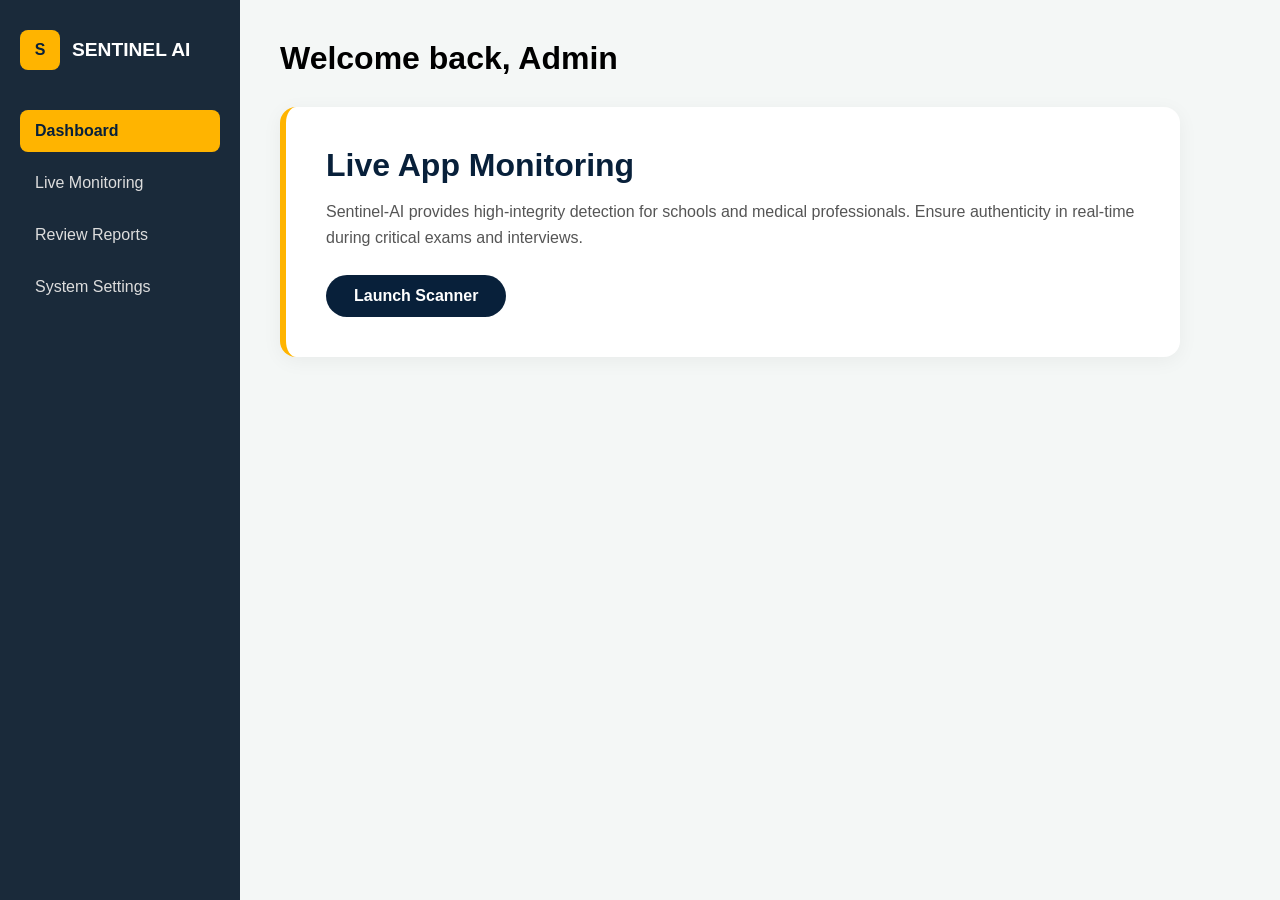
<file: index.html>
<!DOCTYPE html>
<html lang="en">
<head>
<meta charset="UTF-8">
<meta name="viewport" content="width=device-width, initial-scale=1.0">
<title>Sentinel-AI | Dashboard</title>

<style>
/* ---------- RESET & BASE ---------- */
* {
  box-sizing: border-box;
  margin: 0;
  padding: 0;
}

:root {
  --primary-blue: #08203a;
  --accent-gold: #ffb400;
  --sidebar-bg: #1a2a3a;
  --bg-light: #f4f7f6;
}

body {
  font-family: 'Segoe UI', Tahoma, Geneva, Verdana, sans-serif;
  display: flex;
  min-height: 100vh;
  background: var(--bg-light);
}

/* ---------- SIDEBAR ---------- */
nav {
  width: 240px;
  background: var(--sidebar-bg);
  display: flex;
  flex-direction: column;
  padding: 30px 20px;
  color: white;
}

/* Logo */
.logo-container {
  display: flex;
  align-items: center;
  gap: 12px;
  margin-bottom: 40px;
}

.logo-icon {
  width: 40px;
  height: 40px;
  background: var(--accent-gold);
  border-radius: 8px;
  display: flex;
  align-items: center;
  justify-content: center;
  font-weight: bold;
  color: var(--primary-blue);
}

.brand-name {
  font-size: 1.2rem;
  font-weight: 700;
}

/* Menu */
.menu {
  list-style: none;
  display: flex;
  flex-direction: column;
  gap: 10px;
}

.menu li a {
  display: block;
  padding: 12px 15px;
  border-radius: 8px;
  text-decoration: none;
  color: #ddd;
  transition: 0.2s;
}

.menu li a:hover {
  background: rgba(255,255,255,0.1);
  color: var(--accent-gold);
}

.menu li.active a {
  background: var(--accent-gold);
  color: var(--primary-blue);
  font-weight: 600;
}

/* Hamburger */
.hamburger {
  display: none;
  cursor: pointer;
}

.hamburger span {
  width: 25px;
  height: 3px;
  background: white;
}

/* ---------- MAIN ---------- */
main {
  flex: 1;
  padding: 40px;
}

.dashboard-header {
  margin-bottom: 30px;
}

.hero-card {
  background: white;
  max-width: 900px;
  padding: 40px;
  border-radius: 16px;
  box-shadow: 0 4px 20px rgba(0,0,0,0.05);
  border-left: 6px solid var(--accent-gold);
}

.hero-card h2 {
  color: var(--primary-blue);
  font-size: 2rem;
  margin-bottom: 15px;
}

.hero-card p {
  color: #555;
  line-height: 1.6;
  margin-bottom: 25px;
}

#getStarted {
  background: var(--primary-blue);
  color: white;
  padding: 12px 28px;
  border-radius: 30px;
  text-decoration: none;
  font-weight: 600;
  display: inline-block;
}

#getStarted:hover {
  background: #123356;
}

/* ---------- MOBILE ---------- */
@media (max-width: 768px) {
  body {
    flex-direction: column;
  }

  nav {
    width: 100%;
    flex-direction: row;
    align-items: center;
    justify-content: space-between;
  }

  .menu {
    display: none;
    position: absolute;
    top: 70px;
    left: 0;
    width: 100%;
    background: var(--sidebar-bg);
    padding: 20px;
  }

  .hamburger {
    display: flex;
    flex-direction: column;
    gap: 5px;
  }
}
</style>
</head>

<body>

<nav>
  <div class="logo-container">
    <div class="logo-icon">S</div>
    <span class="brand-name">SENTINEL AI</span>
  </div>

  <div class="hamburger" id="hamburger">
    <span></span>
    <span></span>
    <span></span>
  </div>

  <ul class="menu" id="menu">
    <li class="active"><a href="index.html">Dashboard</a></li>
    <li><a href="Live-Monitoring.html">Live Monitoring</a></li>
    <li><a href="Review-Reports.html">Review Reports</a></li>
    <li><a href="System-Settings.html">System Settings</a></li>
  </ul>
</nav>

<main>
  <div class="dashboard-header">
    <h1>Welcome back, Admin</h1>
  </div>

  <div class="hero-card">
    <h2>Live App Monitoring</h2>
    <p>
      Sentinel-AI provides high-integrity detection for schools and medical professionals.
      Ensure authenticity in real-time during critical exams and interviews.
    </p>
    <a href="Live-Monitoring.html" id="getStarted">Launch Scanner</a>
  </div>
</main>

<script>
const hamburger = document.getElementById("hamburger");
const menu = document.getElementById("menu");

hamburger.addEventListener("click", () => {
  menu.style.display = menu.style.display === "flex" ? "none" : "flex";
});
</script>

</body>
</html>
</file>
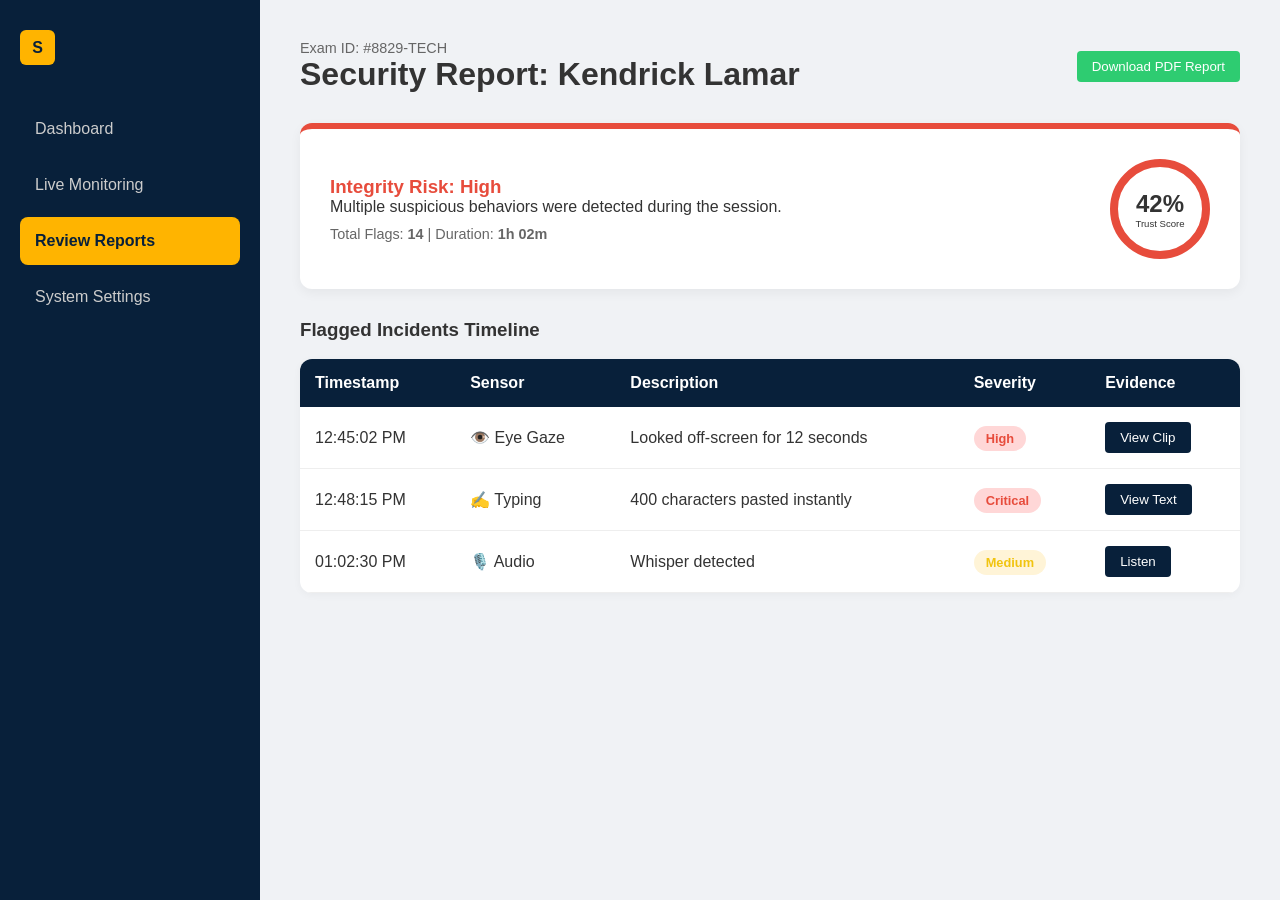
<file: Review-Reports.html>
<!DOCTYPE html>
<html lang="en">
<head>
    <meta charset="UTF-8">
    <meta name="viewport" content="width=device-width, initial-scale=1.0">
    <title>Sentinel-AI | Review Reports</title>

    <style>
        /* ---------- BASE RESET ---------- */
        * { box-sizing: border-box; margin: 0; padding: 0; }

        body {
            font-family: 'Segoe UI', sans-serif;
            display: flex;
            min-height: 100vh;
            background: #f0f2f5;
            color: #333;
        }

        /* ---------- SIDEBAR NAV ---------- */
        nav {
            width: 260px;
            background: #08203a;
            color: white;
            padding: 30px 20px;
        }

        .logo-sq {
            width: 35px;
            height: 35px;
            background: #ffb400;
            border-radius: 6px;
            display: flex;
            align-items: center;
            justify-content: center;
            color: #08203a;
            font-weight: bold;
            margin-bottom: 40px;
        }

        .nav-links {
            list-style: none;
        }

        .nav-links li {
            margin-bottom: 8px;
            border-radius: 8px;
        }

        .nav-links a {
            display: block;
            padding: 15px;
            color: #ccc;
            text-decoration: none;
            border-radius: 8px;
            transition: 0.3s;
        }

        .nav-links a:hover {
            background: rgba(255,255,255,0.1);
            color: white;
        }

        .nav-links .active a {
            background: #ffb400;
            color: #08203a;
            font-weight: bold;
        }

        /* ---------- MAIN CONTENT ---------- */
        main {
            flex: 1;
            padding: 40px;
        }

        .header {
            display: flex;
            justify-content: space-between;
            align-items: center;
            margin-bottom: 30px;
        }

        .btn-view {
            background: #08203a;
            color: white;
            padding: 8px 15px;
            border: none;
            border-radius: 4px;
            cursor: pointer;
            transition: 0.2s;
        }

        .btn-view:hover {
            opacity: 0.9;
        }

        /* ---------- SUMMARY CARD ---------- */
        .report-summary {
            background: white;
            padding: 30px;
            border-radius: 12px;
            display: flex;
            justify-content: space-between;
            align-items: center;
            margin-bottom: 30px;
            box-shadow: 0 4px 12px rgba(0,0,0,0.05);
            border-top: 6px solid #e74c3c;
        }

        .score-circle {
            width: 100px;
            height: 100px;
            border-radius: 50%;
            border: 8px solid #e74c3c;
            display: flex;
            flex-direction: column;
            align-items: center;
            justify-content: center;
        }

        /* ---------- TABLE ---------- */
        table {
            width: 100%;
            border-collapse: collapse;
            background: white;
            border-radius: 12px;
            overflow: hidden;
            box-shadow: 0 2px 8px rgba(0,0,0,0.04);
        }

        th {
            background: #08203a;
            color: white;
            padding: 15px;
            text-align: left;
        }

        td {
            padding: 15px;
            border-bottom: 1px solid #eee;
        }

        .status-pill {
            padding: 5px 12px;
            border-radius: 20px;
            font-size: 0.8rem;
            font-weight: bold;
        }

        .pill-red { background: #ffd7d7; color: #e74c3c; }
        .pill-yellow { background: #fff4d7; color: #f1c40f; }

        /* ---------- MODAL SYSTEM ---------- */
        .modal {
            display: none; 
            position: fixed; 
            z-index: 1000; 
            left: 0; top: 0; 
            width: 100%; height: 100%; 
            background: rgba(0,0,0,0.8); 
            align-items: center; 
            justify-content: center;
        }

        .modal-content {
            background: white; 
            padding: 30px; 
            border-radius: 12px; 
            max-width: 550px; 
            width: 90%; 
            text-align: center;
            animation: fadeIn 0.3s ease;
        }

        @keyframes fadeIn {
            from { opacity: 0; transform: translateY(-20px); }
            to { opacity: 1; transform: translateY(0); }
        }

        .close-btn {
            background: #333;
            color: white;
            padding: 10px 20px;
            border: none;
            border-radius: 5px;
            cursor: pointer;
            margin-top: 20px;
            font-weight: bold;
        }

        #visualEvidence {
            margin: 20px 0;
            padding: 20px;
            background: #f9f9f9;
            border: 1px dashed #ccc;
            border-radius: 8px;
        }

        .hamburger-btn {
            display: none;
            background: none;
            border: none;
            color: #08203a;
            font-size: 1.5rem;
            cursor: pointer;
            margin-right: 10px;
        }

        @media (max-width: 768px) {
    nav {
        width: 100%;
        flex-direction: row;
        align-items: center;
        justify-content: space-between;
    }
       @media (max-width: 768px) {
    nav {
        width: 100%;
        flex-direction: row;
        align-items: center;
        justify-content: space-between;
    }
            nav.open {
                left: 0;
            }
            main {
                margin-left: 0;
                padding: 20px;
            }
            .header {
                flex-direction: row;
                align-items: center;
                justify-content: space-between;
            }
            .report-summary {
                flex-direction: column;
                text-align: center;
            }
            .score-circle {
                margin-top: 20px;
            }
            table {
                font-size: 0.8rem;
                overflow-x: auto;
                display: block;
                white-space: nowrap;
            }
            th, td {
                padding: 8px;
                min-width: 100px;
            }
            .modal-content {
                width: 95%;
                max-width: none;
                padding: 20px;
            }
        }
    </style>
</head>

<body>

<nav>
    <div class="logo-sq">S</div>
    <ul class="nav-links">
        <li><a href="index.html">Dashboard</a></li>
        <li><a href="Live-Monitoring.html">Live Monitoring</a></li>
        <li class="active"><a href="Review-Reports.html">Review Reports</a></li>
        <li><a href="System-Settings.html">System Settings</a></li>
    </ul>
</nav>

<main>
    <div class="header">
        <button class="hamburger-btn" onclick="toggleSidebar()">☰</button>
        <div>
            <p style="color:#666;font-size:0.9rem;">Exam ID: #8829-TECH</p>
            <h1>Security Report: Kendrick Lamar</h1>
        </div>
        <button class="btn-view" style="background:#2ecc71;">Download PDF Report</button>
    </div>

    <div class="report-summary">
        <div>
            <h3 style="color:#e74c3c;">Integrity Risk: High</h3>
            <p>Multiple suspicious behaviors were detected during the session.</p>
            <p style="margin-top:10px;font-size:0.9rem;color:#666;">
                Total Flags: <strong>14</strong> | Duration: <strong>1h 02m</strong>
            </p>
        </div>

        <div class="score-circle">
            <strong style="font-size:1.5rem;">42%</strong>
            <span style="font-size:0.6rem;">Trust Score</span>
        </div>
    </div>

    <h3>Flagged Incidents Timeline</h3>
    <br>

    <table>
        <thead>
            <tr>
                <th>Timestamp</th>
                <th>Sensor</th>
                <th>Description</th>
                <th>Severity</th>
                <th>Evidence</th>
            </tr>
        </thead>
        <tbody>
            <tr>
                <td>12:45:02 PM</td>
                <td>👁️ Eye Gaze</td>
                <td>Looked off-screen for 12 seconds</td>
                <td><span class="status-pill pill-red">High</span></td>
                <td><button class="btn-view action-btn" data-type="eye">View Clip</button></td>
            </tr>

            <tr>
                <td>12:48:15 PM</td>
                <td>✍️ Typing</td>
                <td>400 characters pasted instantly</td>
                <td><span class="status-pill pill-red">Critical</span></td>
                <td><button class="btn-view action-btn" data-type="typing">View Text</button></td>
            </tr>

            <tr>
                <td>01:02:30 PM</td>
                <td>🎙️ Audio</td>
                <td>Whisper detected</td>
                <td><span class="status-pill pill-yellow">Medium</span></td>
                <td><button class="btn-view action-btn" data-type="audio">Listen</button></td>
            </tr>
        </tbody>
    </table>
</main>

<div id="evidenceModal" class="modal">
    <div class="modal-content">
        <h2 id="modalTitle">Evidence Analysis</h2>
        <p id="modalDesc" style="margin-top:10px; color:#555;"></p>
        <div id="visualEvidence"></div>
        <button class="close-btn" onclick="closeModal()">Close Analysis</button>
    </div>
</div>

<script>
    function toggleSidebar() {
        document.querySelector('nav').classList.toggle('open');
    }

    const modal = document.getElementById('evidenceModal');
    const title = document.getElementById('modalTitle');
    const desc = document.getElementById('modalDesc');
    const visual = document.getElementById('visualEvidence');

    // Button Logic
    document.querySelectorAll('.action-btn').forEach(btn => {
        btn.onclick = function() {
            const type = this.getAttribute('data-type');
            showEvidence(type);
        };
    });

    function showEvidence(type) {
        modal.style.display = 'flex';
        
        if(type === 'eye') {
            title.innerText = "👁️ Eye Tracking Analysis";
            desc.innerText = "Heatmap confirms the candidate's focus drifted to an external device located at the bottom-right of the workstation.";
            visual.innerHTML = `
                <div style="background: url('https://via.placeholder.com/500x250/000/fff?text=EYE+GAZE+HEATMAP+OVERLAY'); background-size: cover; height: 200px; border-radius: 8px; position: relative;">
                    <div style="position: absolute; right: 10px; bottom: 10px; width: 60px; height: 60px; background: rgba(231, 76, 60, 0.6); border-radius: 50%; box-shadow: 0 0 20px #e74c3c;"></div>
                </div>
            `;
        } 
        else if(type === 'typing') {
            title.innerText = "✍️ Keystroke Injection Log";
            desc.innerText = "The following string was inserted into the answer field in less than 2ms. No manual keystrokes detected.";
            visual.innerHTML = `
                <div style="text-align: left; background: #222; color: #2ecc71; padding: 15px; font-family: 'Courier New', monospace; font-size: 0.8rem; overflow-x: auto;">
                    [SYS_CLIPBOARD]: "The fundamental theorem of calculus states that... [380 more characters]"<br>
                    [V-LATENCY]: 0.0001s <br>
                    [VERDICT]: AI_INJECTION_DETECTED
                </div>
            `;
        } 
        else if(type === 'audio') {
            title.innerText = "🎙️ Acoustic Spectral Scan";
            desc.innerText = "Isolating sub-vocal audio frequencies. Analysis matches the phonemes of the current test question.";
            visual.innerHTML = `
                <div style="background: #08203a; height: 120px; border-radius: 8px; display: flex; align-items: center; justify-content: space-around; padding: 0 20px;">
                    <div style="width: 5px; height: 40px; background: #2ecc71;"></div>
                    <div style="width: 5px; height: 80px; background: #2ecc71;"></div>
                    <div style="width: 5px; height: 20px; background: #2ecc71;"></div>
                    <div style="width: 5px; height: 90px; background: #e74c3c;"></div>
                    <div style="width: 5px; height: 30px; background: #2ecc71;"></div>
                    <div style="width: 5px; height: 60px; background: #2ecc71;"></div>
                </div>
                <p style="font-size: 0.7rem; color: #888; margin-top: 10px;">Frequency Spike Detected at 16.4kHz (Whisper)</p>
            `;
        }
    }

    function closeModal() {
        modal.style.display = 'none';
    }

    // Close modal on outside click
    window.onclick = function(event) {
        if (event.target == modal) closeModal();
    }
</script>

</body>
</html>
</file>
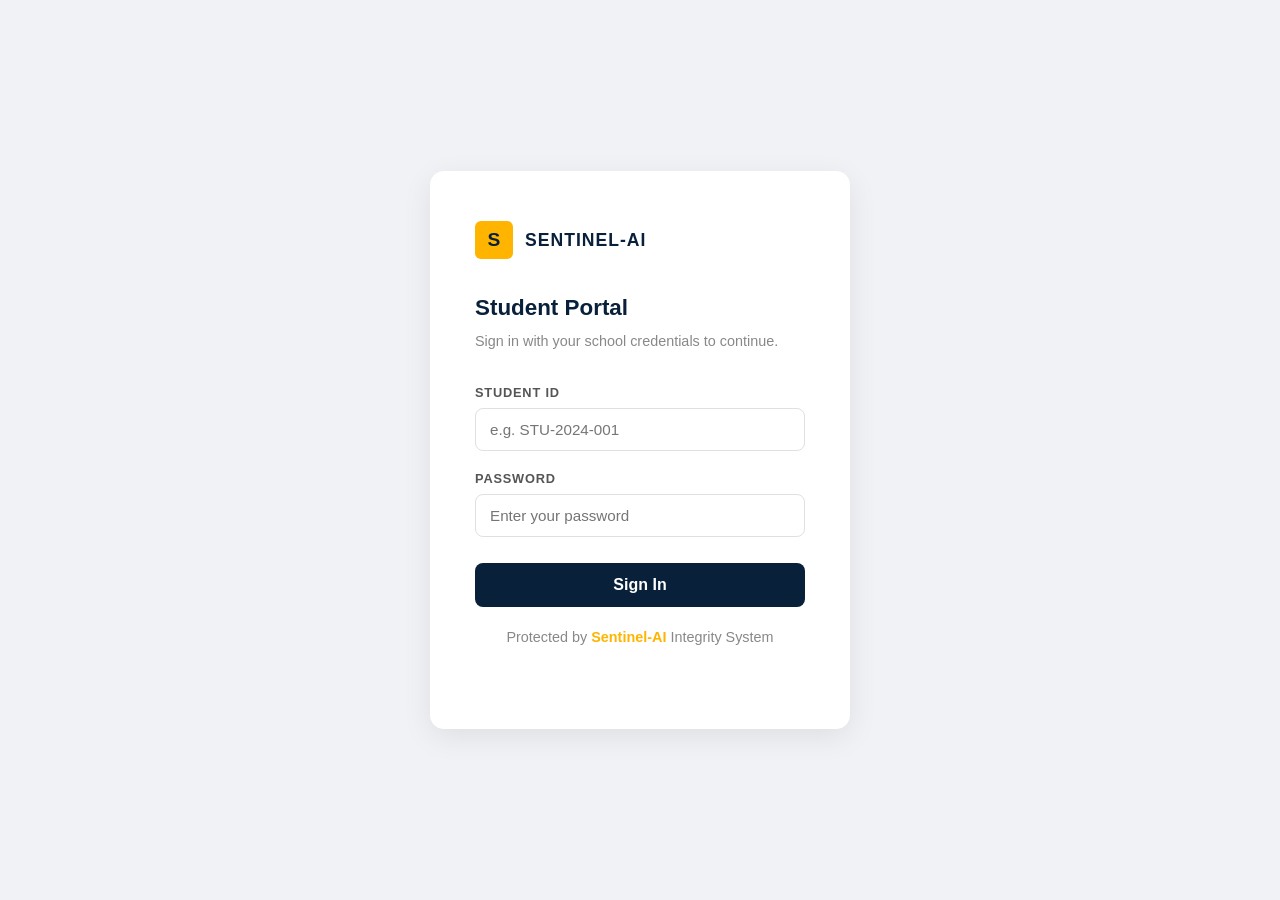
<file: studentlogin.html>
<!DOCTYPE html>
<html lang="en">
<head>
    <meta charset="UTF-8">
    <meta name="viewport" content="width=device-width, initial-scale=1.0">
    <title>Sentinel-AI | Student Login</title>
    <link rel="stylesheet" href="css/style.css">
    <style>
        body { justify-content: center; align-items: center; background: #f0f2f5; }
        .login-box {
            background: white; border-radius: 14px;
            padding: 50px 45px; width: 100%; max-width: 420px;
            box-shadow: 0 8px 30px rgba(0,0,0,0.08);
        }
        .login-logo { display: flex; align-items: center; gap: 12px; margin-bottom: 32px; }
        .login-logo .logo-sq {
            width: 38px; height: 38px; background: #ffb400; border-radius: 6px;
            display: flex; align-items: center; justify-content: center;
            color: #08203a; font-weight: bold; font-size: 1.2rem;
        }
        .login-logo span { font-weight: bold; letter-spacing: 1px; font-size: 1.1rem; color: #08203a; }
        .login-box h2 { font-size: 1.4rem; color: #08203a; margin-bottom: 6px; }
        .login-box p { color: #888; font-size: 0.9rem; margin-bottom: 30px; }
        .form-group { margin-bottom: 18px; }
        .form-group label { display: block; font-size: 0.8rem; font-weight: bold; color: #555; text-transform: uppercase; letter-spacing: 0.8px; margin-bottom: 6px; }
        .form-group input {
            width: 100%; padding: 12px 14px; border: 1.5px solid #e0e0e0;
            border-radius: 8px; font-size: 0.95rem; color: #333;
            outline: none; transition: border 0.2s;
        }
        .form-group input:focus { border-color: #08203a; }
        .login-btn {
            width: 100%; padding: 13px; background: #08203a; color: white;
            border: none; border-radius: 8px; font-size: 1rem; font-weight: bold;
            cursor: pointer; transition: background 0.2s; margin-top: 8px;
        }
        .login-btn:hover { background: #0d2e52; }
        .login-note { text-align: center; font-size: 0.82rem; color: #aaa; margin-top: 20px; }
        .login-note span { color: #ffb400; font-weight: bold; }
        .error-msg { background: #fff0f0; color: #b91c1c; border-radius: 8px; padding: 10px 14px; font-size: 0.85rem; margin-bottom: 16px; display: none; }
    </style>
</head>
<body>
    <div class="login-box">
        <div class="login-logo">
            <div class="logo-sq">S</div>
            <span>SENTINEL-AI</span>
        </div>
        <h2>Student Portal</h2>
        <p>Sign in with your school credentials to continue.</p>
        <div class="error-msg" id="errorMsg"></div>
        <div class="form-group">
            <label>Student ID</label>
            <input type="text" id="studentId" placeholder="e.g. STU-2024-001" />
        </div>
        <div class="form-group">
            <label>Password</label>
            <input type="password" id="password" placeholder="Enter your password" />
        </div>
        <button class="login-btn" onclick="handleLogin()">Sign In</button>
        <p class="login-note">Protected by <span>Sentinel-AI</span> Integrity System</p>
    </div>
    <script>
        function handleLogin() {
            const id  = document.getElementById('studentId').value.trim();
            const pw  = document.getElementById('password').value.trim();
            const err = document.getElementById('errorMsg');
            if (!id || !pw) {
                err.style.display = 'block';
                err.textContent = 'Please enter your Student ID and password.';
                return;
            }
            err.style.display = 'none';
            localStorage.setItem('student_name', 'Kendrick Lamar');
            localStorage.setItem('student_id', id);
            window.location.href = 'student-dashboard.html';
        }
        document.addEventListener('keydown', e => { if (e.key === 'Enter') handleLogin(); });
    </script>
</body>
</html>
</file>
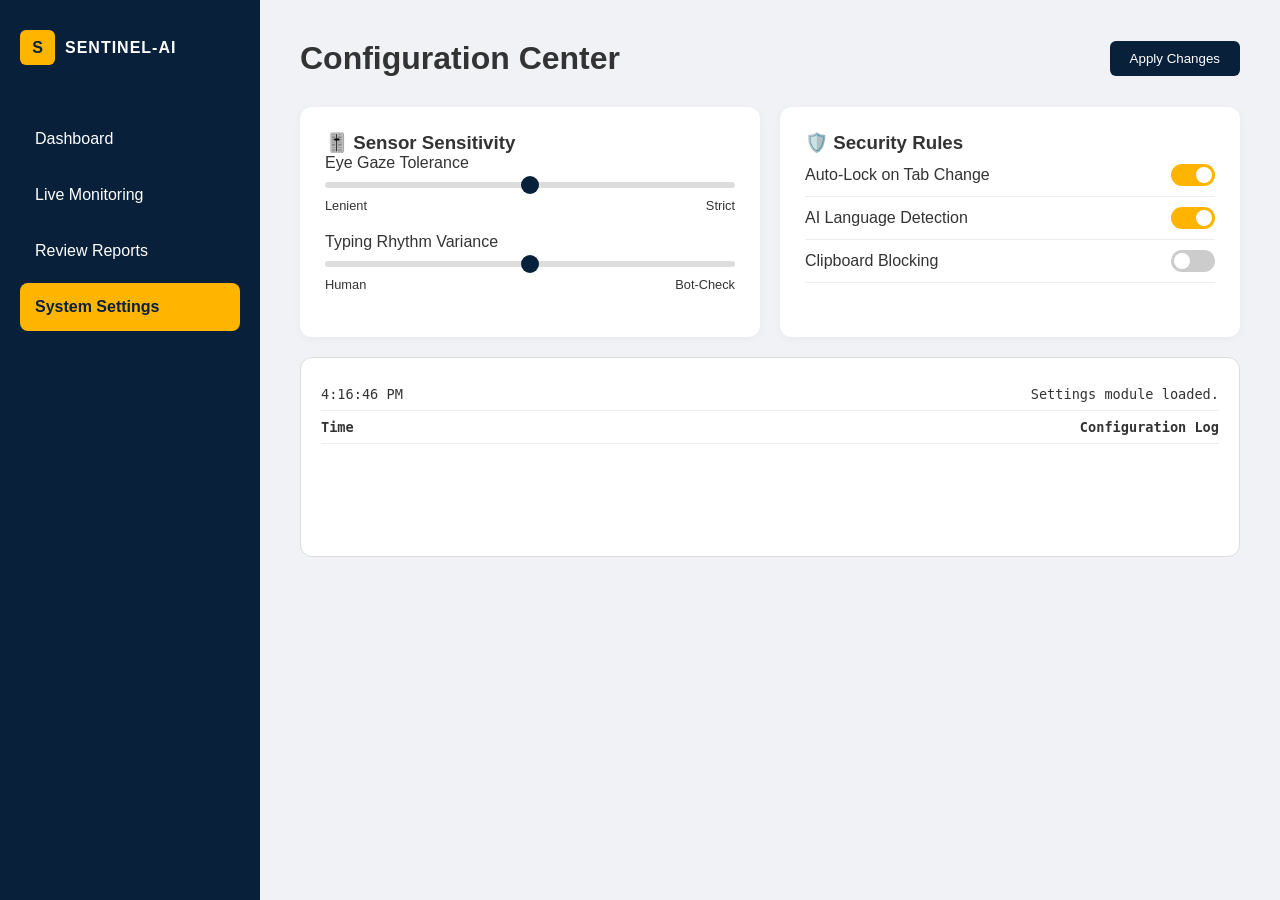
<file: System-Settings.html>
<!DOCTYPE html>
<html lang="en">
<head>
    <meta charset="UTF-8">
    <meta name="viewport" content="width=device-width, initial-scale=1.0">
    <title>Sentinel-AI | System Settings</title>

    <style>
        * { box-sizing: border-box; margin: 0; padding: 0; }

        body {
            font-family: 'Segoe UI', Arial, sans-serif;
            display: flex;
            min-height: 100vh;
            background: #f0f2f5;
            color: #333;
        }

        /* ---------- SIDEBAR ---------- */
        nav {
            width: 260px;
            background: #08203a;
            color: white;
            display: flex;
            flex-direction: column;
            padding: 30px 20px;
        }

        .logo-area {
            display: flex;
            align-items: center;
            gap: 10px;
            margin-bottom: 50px;
        }

        .logo-sq {
            width: 35px;
            height: 35px;
            background: #ffb400;
            border-radius: 6px;
            display: flex;
            align-items: center;
            justify-content: center;
            color: #08203a;
            font-weight: bold;
        }

        .nav-links {
            list-style: none;
        }

        .nav-links li {
            margin-bottom: 8px;
        }

        .nav-links a {
            display: block;
            padding: 15px;
            color: white;
            text-decoration: none;
            border-radius: 8px;
            transition: 0.3s;
        }

        .nav-links a:hover {
            background: rgba(255,255,255,0.1);
        }

        .nav-links .active a {
            background: #ffb400;
            color: #08203a;
            font-weight: bold;
        }

        /* ---------- MAIN ---------- */
        main {
            flex: 1;
            padding: 40px;
            overflow-y: auto;
        }

        .top-bar {
            display: flex;
            justify-content: space-between;
            align-items: center;
            margin-bottom: 30px;
        }

        .grid {
            display: grid;
            grid-template-columns: repeat(auto-fit, minmax(350px, 1fr));
            gap: 20px;
        }

        .card {
            background: white;
            padding: 25px;
            border-radius: 12px;
            box-shadow: 0 2px 8px rgba(0,0,0,0.04);
        }

        /* ---------- SETTINGS ---------- */
        .setting-group {
            margin-bottom: 20px;
        }

        .setting-row {
            display: flex;
            justify-content: space-between;
            align-items: center;
            padding: 10px 0;
            border-bottom: 1px solid #eee;
        }

        .slider {
            width: 100%;
            height: 6px;
            background: #ddd;
            border-radius: 5px;
            outline: none;
            margin: 10px 0;
            -webkit-appearance: none;
        }

        .slider::-webkit-slider-thumb {
            -webkit-appearance: none;
            width: 18px;
            height: 18px;
            background: #08203a;
            border-radius: 50%;
            cursor: pointer;
        }

        /* ---------- TOGGLE ---------- */
        .switch {
            position: relative;
            display: inline-block;
            width: 44px;
            height: 22px;
        }

        .switch input {
            opacity: 0;
            width: 0;
            height: 0;
        }

        .slider-toggle {
            position: absolute;
            cursor: pointer;
            inset: 0;
            background-color: #ccc;
            transition: .4s;
            border-radius: 34px;
        }

        .slider-toggle:before {
            position: absolute;
            content: "";
            height: 16px;
            width: 16px;
            left: 3px;
            bottom: 3px;
            background-color: white;
            transition: .4s;
            border-radius: 50%;
        }

        input:checked + .slider-toggle {
            background-color: #ffb400;
        }

        input:checked + .slider-toggle:before {
            transform: translateX(22px);
        }

        /* ---------- FEED ---------- */
        .activity-feed {
            background: #fff;
            border-radius: 12px;
            padding: 20px;
            height: 200px;
            overflow-y: auto;
            border: 1px solid #ddd;
            font-family: monospace;
            grid-column: span 2;
        }

        .feed-item {
            padding: 8px 0;
            border-bottom: 1px solid #eee;
            font-size: 0.85rem;
            display: flex;
            justify-content: space-between;
        }

        button {
            background: #08203a;
            color: white;
            padding: 10px 20px;
            border: none;
            border-radius: 6px;
            cursor: pointer;
        }
    </style>
</head>

<body>

<nav>
    <div class="logo-area">
        <div class="logo-sq">S</div>
        <span style="font-weight:bold; letter-spacing:1px;">SENTINEL-AI</span>
    </div>

    <ul class="nav-links">
        <li><a href="index.html">Dashboard</a></li>
        <li><a href="Live-Monitoring.html">Live Monitoring</a></li>
        <li><a href="Review-Reports.html">Review Reports</a></li>
        <li class="active"><a href="System-Settings.html">System Settings</a></li>
    </ul>
</nav>

<main>
    <div class="top-bar">
        <h1>Configuration Center</h1>
        <button onclick="save()">Apply Changes</button>
    </div>

    <div class="grid">

        <div class="card">
            <h3>🎚️ Sensor Sensitivity</h3>

            <div class="setting-group">
                <p>Eye Gaze Tolerance</p>
                <input type="range" class="slider">
                <div style="display:flex; justify-content:space-between; font-size:0.8rem;">
                    <span>Lenient</span><span>Strict</span>
                </div>
            </div>

            <div class="setting-group">
                <p>Typing Rhythm Variance</p>
                <input type="range" class="slider">
                <div style="display:flex; justify-content:space-between; font-size:0.8rem;">
                    <span>Human</span><span>Bot-Check</span>
                </div>
            </div>
        </div>

        <div class="card">
            <h3>🛡️ Security Rules</h3>

            <div class="setting-row">
                <span>Auto-Lock on Tab Change</span>
                <label class="switch">
                    <input type="checkbox" checked>
                    <span class="slider-toggle"></span>
                </label>
            </div>

            <div class="setting-row">
                <span>AI Language Detection</span>
                <label class="switch">
                    <input type="checkbox" checked>
                    <span class="slider-toggle"></span>
                </label>
            </div>

            <div class="setting-row">
                <span>Clipboard Blocking</span>
                <label class="switch">
                    <input type="checkbox">
                    <span class="slider-toggle"></span>
                </label>
            </div>
        </div>

        <div class="activity-feed" id="feed">
            <div class="feed-item"><strong>Time</strong> <strong>Configuration Log</strong></div>
        </div>

    </div>
</main>

<script>
    const feed = document.getElementById('feed');

    function logEvent(msg) {
        const time = new Date().toLocaleTimeString();
        const item = document.createElement('div');
        item.className = 'feed-item';
        item.innerHTML = `${time} <span>${msg}</span>`;
        feed.prepend(item);
    }

    function save() {
        logEvent("System: Applying new configuration...");
        setTimeout(() => logEvent("Success: Settings saved."), 800);
    }

    logEvent("Settings module loaded.");
</script>

</body>
</html>
</file>
<file: css/style.css>
/* =========================================
       1. GLOBAL RESET & BASE
       ========================================= */
    * { 
        box-sizing: border-box; 
        margin: 0; 
        padding: 0; 
    }

    body { 
        font-family: 'Segoe UI', Roboto, Helvetica, Arial, sans-serif; 
        display: flex; 
        min-height: 100vh; 
        background-color: #f0f2f5; 
        color: #333; 
        line-height: 1.5;
    }

    /* =========================================
       2. SIDEBAR NAVIGATION
       ========================================= */
    nav { 
        width: 260px; 
        background: #08203a; 
        color: white; 
        display: flex; 
        flex-direction: column; 
        padding: 30px 20px; 
        flex-shrink: 0;
    }

    .logo-area { 
        display: flex; 
        align-items: center; 
        gap: 12px; 
        margin-bottom: 50px; 
    }

    .logo-sq { 
        width: 35px; 
        height: 35px; 
        background: #ffb400; 
        border-radius: 6px; 
        display: flex; 
        align-items: center; 
        justify-content: center; 
        color: #08203a; 
        font-weight: bold; 
        font-size: 1.2rem;
    }

    .nav-links { 
        list-style: none; 
    }

    .nav-links li { 
        margin-bottom: 10px; 
    }

    .nav-links li a { 
        display: block; 
        padding: 12px 15px; 
        color: rgba(255, 255, 255, 0.8); 
        text-decoration: none; 
        border-radius: 8px; 
        transition: all 0.3s ease;
    }

    .nav-links li a:hover {
        background: rgba(255, 255, 255, 0.1);
        color: white;
    }

    .nav-links li.active a { 
        background: #ffb400; 
        color: #08203a; 
        font-weight: bold; 
    }

    /* =========================================
       3. MAIN CONTENT LAYOUT
       ========================================= */
    main { 
        flex: 1; 
        padding: 40px; 
        overflow-y: auto;
    }

    .top-bar { 
        display: flex; 
        justify-content: space-between; 
        align-items: center; 
        margin-bottom: 30px; 
    }

    .integrity-score { 
        background: #ffffff; 
        padding: 25px; 
        border-radius: 12px; 
        display: flex; 
        align-items: center; 
        gap: 20px; 
        box-shadow: 0 4px 12px rgba(0,0,0,0.05); 
        margin-bottom: 30px; 
        border-left: 8px solid #2ecc71; 
    }

    /* =========================================
       4. MONITORING GRID & CARDS
       ========================================= */   
    .grid { 
        display: grid; 
        grid-template-columns: repeat(auto-fit, minmax(280px, 1fr)); 
        gap: 20px; 
    }

    .card { 
        background: white; 
        padding: 25px; 
        border-radius: 12px; 
        box-shadow: 0 2px 8px rgba(0,0,0,0.04); 
        transition: transform 0.2s ease, box-shadow 0.2s ease; 
    }

    .card:hover { 
        transform: translateY(-5px); 
        box-shadow: 0 8px 15px rgba(0,0,0,0.1);
    }

    .card h3 { 
        font-size: 1rem; 
        color: #08203a; 
        border-bottom: 1px solid #eee; 
        padding-bottom: 10px; 
        margin-bottom: 15px; 
        display: flex; 
        align-items: center; 
        gap: 10px; 
    }

    /* =========================================
       5. SENSOR STATUS ELEMENTS
       ========================================= */
    .status-light { 
        display: inline-block; 
        width: 10px; 
        height: 10px; 
        border-radius: 50%; 
        margin-right: 8px; 
    }

    .green { 
        background: #2ecc71; 
        box-shadow: 0 0 8px #2ecc71; 
    }

    .info-label { 
        font-size: 0.75rem; 
        color: #888; 
        margin-top: 15px; 
        text-transform: uppercase; 
        letter-spacing: 0.8px; 
        font-weight: bold;
    }

    .info-value { 
        font-size: 0.95rem; 
        font-weight: 600; 
        margin-top: 4px;
        color: #2c3e50; 
    }

    /* =========================================
       6. REAL-TIME ACTIVITY FEED
       ========================================= */
    .activity-feed { 
        margin-top: 30px; 
        background: #0d1117; 
        color: #00ff41; 
        font-family: 'Consolas', 'Monaco', 'Courier New', monospace; 
        border-radius: 10px; 
        padding: 20px; 
        height: 200px; 
        overflow-y: auto; 
        border: 1px solid #30363d; 
        box-shadow: inset 0 0 10px rgba(0,0,0,0.5);
    }

    .feed-item { 
        padding: 6px 0; 
        border-bottom: 1px solid #21262d; 
        font-size: 0.85rem; 
    }

    .timestamp { 
        color: #58a6ff; 
        margin-right: 12px; 
        font-weight: bold;
    }
</file>
